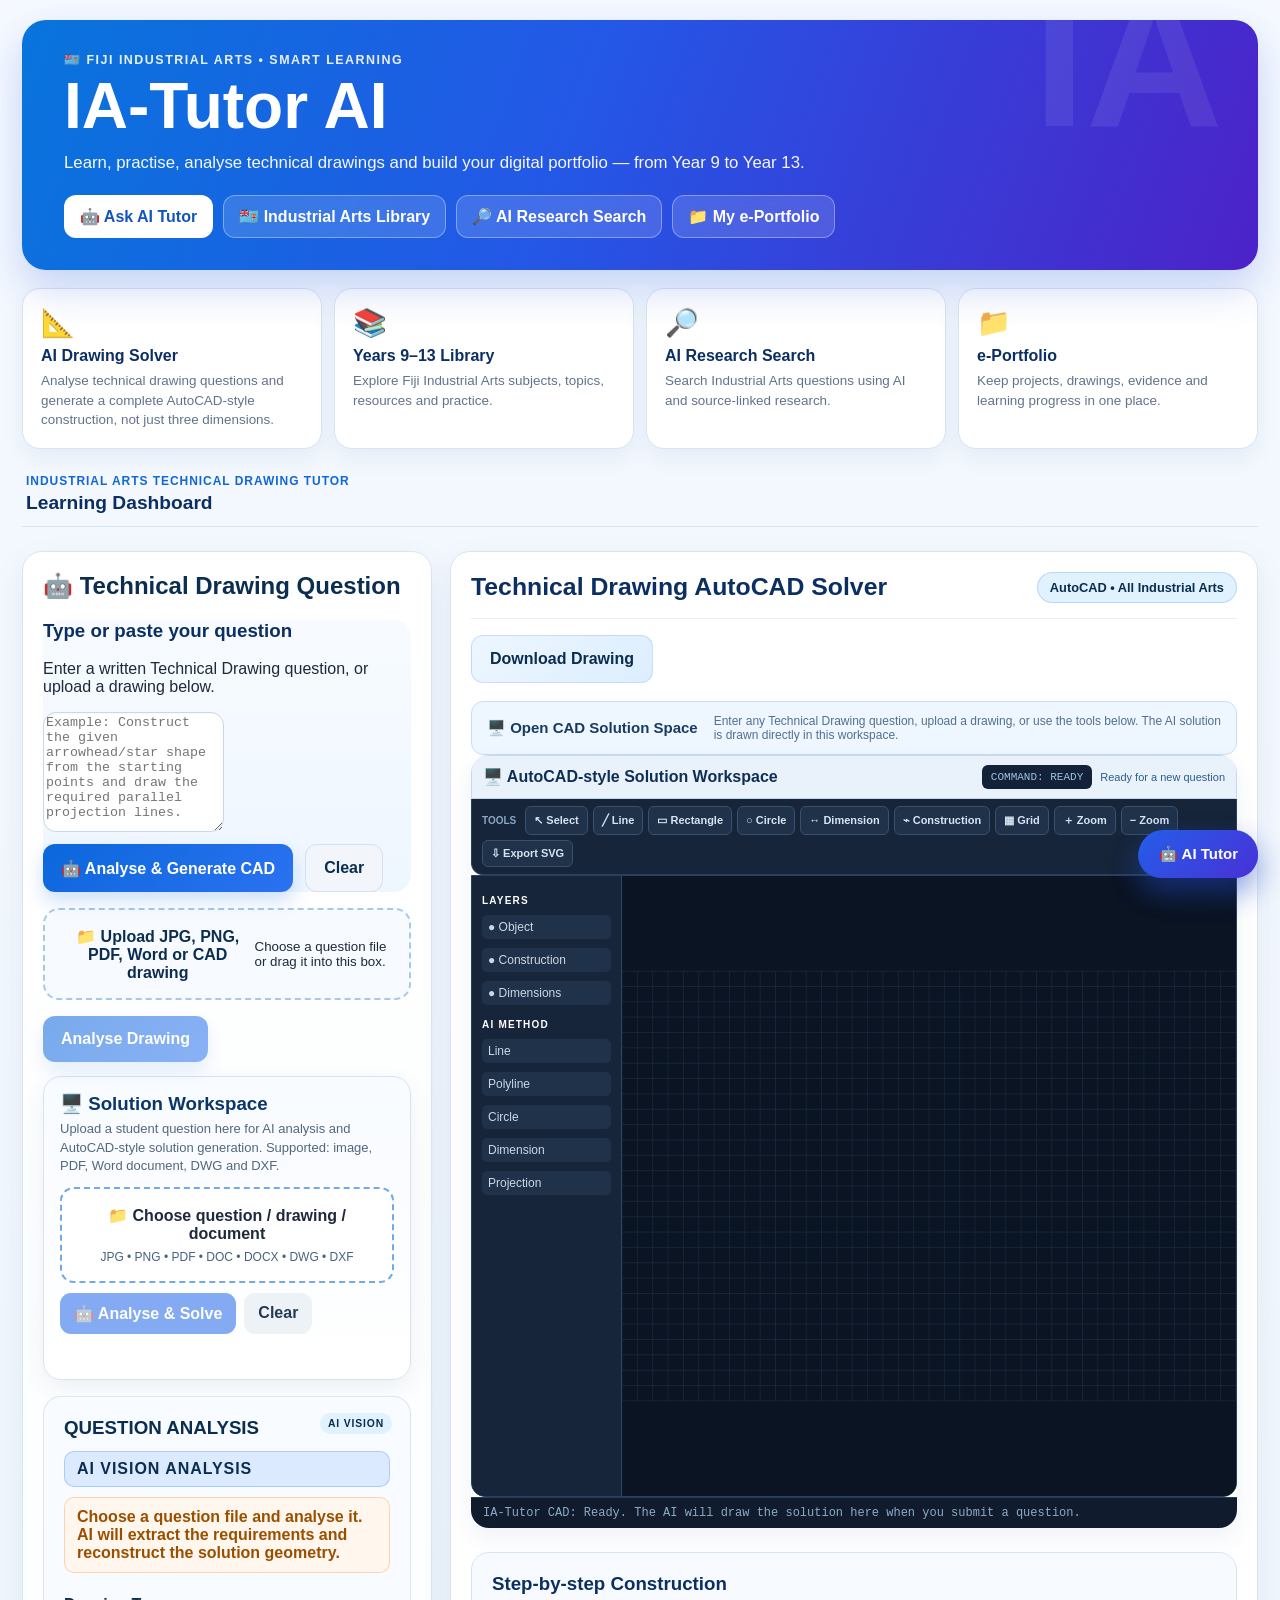
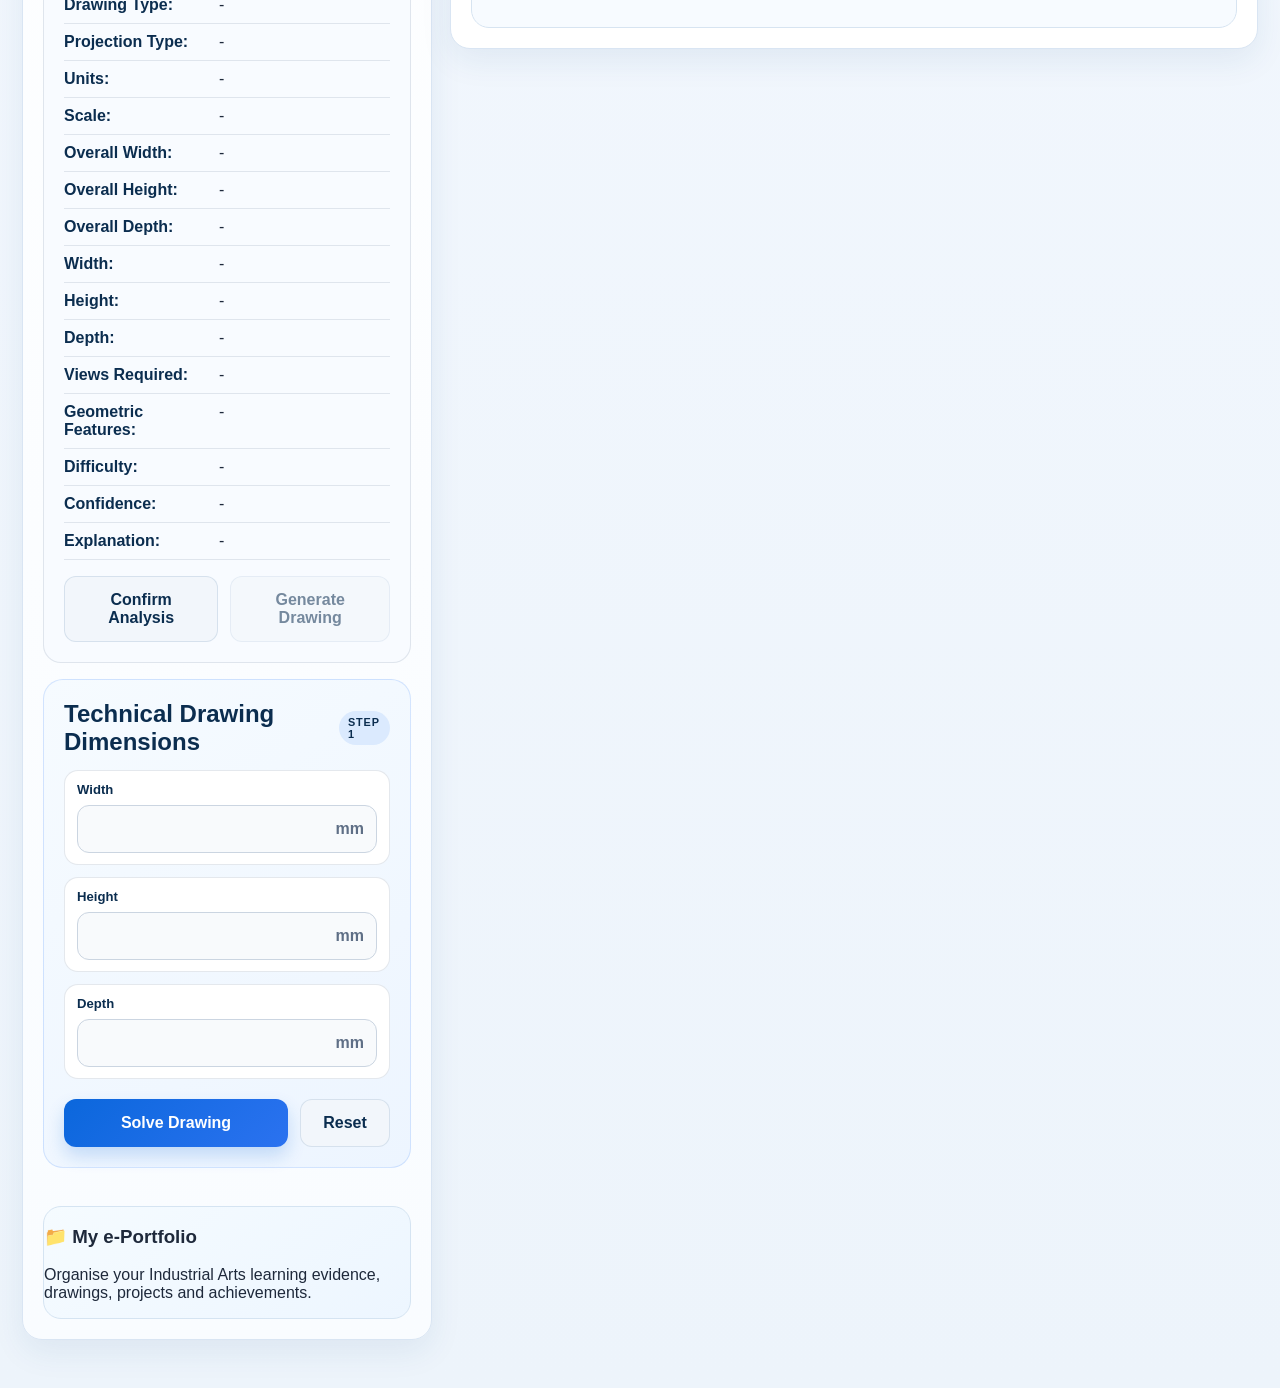
<file: index.html>
<!DOCTYPE html><html lang="en"><head><meta charset="UTF-8"><meta name="viewport" content="width=device-width,initial-scale=1.0"><title>IA-Tutor AI | Fiji Industrial Arts</title><link rel="stylesheet" href="styles.css"><link rel="stylesheet" href="cad-screen.css?v=1.1"></head><body><div class="app-shell"><section class="modern-hero"><div class="hero-content"><p class="hero-kicker">🇫🇯 Fiji Industrial Arts • Smart Learning</p><h1 class="hero-title">IA-Tutor AI</h1><p class="hero-subtitle">Learn, practise, analyse technical drawings and build your digital portfolio — from Year 9 to Year 13.</p><div class="hero-actions"><button type="button" class="hero-action primary" id="hero-ai-button">🤖 Ask AI Tutor</button><button type="button" class="hero-action" id="open-industrial-arts">🇫🇯 Industrial Arts Library</button><button type="button" class="hero-action" id="open-research">🔎 AI Research Search</button><button type="button" class="hero-action" id="open-eportfolio">📁 My e-Portfolio</button></div></div></section><section class="feature-grid"><article class="feature-card"><div class="icon">📐</div><h3>AI Drawing Solver</h3><p>Analyse technical drawing questions and generate a complete AutoCAD-style construction, not just three dimensions.</p></article><article class="feature-card" id="library-card" style="cursor:pointer"><div class="icon">📚</div><h3>Years 9–13 Library</h3><p>Explore Fiji Industrial Arts subjects, topics, resources and practice.</p></article><article class="feature-card" id="research-card" style="cursor:pointer"><div class="icon">🔎</div><h3>AI Research Search</h3><p>Search Industrial Arts questions using AI and source-linked research.</p></article><article class="feature-card"><div class="icon">📁</div><h3>e-Portfolio</h3><p>Keep projects, drawings, evidence and learning progress in one place.</p></article></section><header class="topbar"><div><p class="eyebrow">Industrial Arts Technical Drawing Tutor</p><h2>Learning Dashboard</h2></div></header><main class="layout"><section class="panel input-panel"><div class="panel-header"><h2>🤖 Technical Drawing Question</h2></div><div class="question-entry"><h3>Type or paste your question</h3><p>Enter a written Technical Drawing question, or upload a drawing below.</p><textarea id="question-text" class="question-text" placeholder="Example: Construct the given arrowhead/star shape from the starting points and draw the required parallel projection lines."></textarea><div class="button-row"><button type="button" id="solve-text-question" class="primary-button">🤖 Analyse & Generate CAD</button><button type="button" id="clear-question-text" class="secondary-button">Clear</button></div><div id="question-text-status" class="question-status"></div></div><div class="upload-card"><label class="upload-dropzone" for="question-image-input"><input id="question-image-input" type="file" accept="image/png,image/jpeg,image/jpg,.pdf,.doc,.docx,.dwg,.dxf"><span class="upload-label">📁 Upload JPG, PNG, PDF, Word or CAD drawing</span><small id="upload-help">Choose a question file or drag it into this box.</small></label><div id="image-preview-wrapper" class="image-preview-wrapper hidden"><img id="image-preview" alt="Uploaded question preview"></div><div class="button-row upload-actions"><button type="button" id="analyse-button" class="primary-button" disabled>🤖 Analyse Selected Question</button></div></div><div class="analysis-panel"><h3>QUESTION ANALYSIS</h3><div id="analysis-mode-banner" class="analysis-mode-banner">AI VISION ANALYSIS</div><div id="demo-analysis-banner" class="demo-analysis-banner">Choose a question file and analyse it. AI will extract the requirements and reconstruct the solution geometry.</div><dl id="analysis-results" class="analysis-results"><div class="analysis-row"><dt>Drawing Type:</dt><dd id="analysis-drawing-type">-</dd></div><div class="analysis-row"><dt>Projection Type:</dt><dd id="analysis-projection-type">-</dd></div><div class="analysis-row"><dt>Units:</dt><dd id="analysis-units">-</dd></div><div class="analysis-row"><dt>Scale:</dt><dd id="analysis-scale">-</dd></div><div class="analysis-row"><dt>Overall Width:</dt><dd id="analysis-overall-width">-</dd></div><div class="analysis-row"><dt>Overall Height:</dt><dd id="analysis-overall-height">-</dd></div><div class="analysis-row"><dt>Overall Depth:</dt><dd id="analysis-overall-depth">-</dd></div><div class="analysis-row"><dt>Width:</dt><dd id="analysis-width">-</dd></div><div class="analysis-row"><dt>Height:</dt><dd id="analysis-height">-</dd></div><div class="analysis-row"><dt>Depth:</dt><dd id="analysis-depth">-</dd></div><div class="analysis-row"><dt>Views Required:</dt><dd id="analysis-views">-</dd></div><div class="analysis-row"><dt>Geometric Features:</dt><dd id="analysis-features">-</dd></div><div class="analysis-row"><dt>Difficulty:</dt><dd id="analysis-difficulty">-</dd></div><div class="analysis-row"><dt>Confidence:</dt><dd id="analysis-confidence">-</dd></div><div class="analysis-row"><dt>Explanation:</dt><dd id="analysis-explanation">-</dd></div></dl><div class="button-row generate-actions"><button type="button" id="confirm-analysis-button" class="secondary-button">Confirm Analysis</button><button type="button" id="generate-drawing-button" class="secondary-button" disabled>Generate Drawing</button></div></div><div class="manual-solver"><div class="panel-header"><h2>Technical Drawing Dimensions</h2></div><form id="drawing-form" class="input-form"><div class="field-group"><label for="width">Width</label><div class="input-wrap"><input id="width" name="width" type="number" min="1" step="1" required><span>mm</span></div></div><div class="field-group"><label for="height">Height</label><div class="input-wrap"><input id="height" name="height" type="number" min="1" step="1" required><span>mm</span></div></div><div class="field-group"><label for="depth">Depth</label><div class="input-wrap"><input id="depth" name="depth" type="number" min="1" step="1" required><span>mm</span></div></div><div class="button-row"><button type="submit" class="primary-button">Solve Drawing</button><button type="button" id="reset-button" class="secondary-button">Reset</button></div></form></div><div id="status-message" class="status-message"></div><section class="portfolio-card" id="eportfolio-panel"><h3>📁 My e-Portfolio</h3><p>Organise your Industrial Arts learning evidence, drawings, projects and achievements.</p></section></section><section class="panel output-panel"><div class="panel-header output-header"><div class="output-title-group"><h2>Technical Drawing AutoCAD Solver</h2><span id="drawing-type" class="drawing-type-badge">AutoCAD • All Industrial Arts</span></div></div><div class="button-row output-actions"><button type="button" id="download-button" class="download-button">Download Drawing</button></div><div id="cad-output-anchor"></div><div class="open-cad-banner"><strong>🖥️ Open CAD Solution Space</strong><span>Enter any Technical Drawing question, upload a drawing, or use the tools below. The AI solution is drawn directly in this workspace.</span></div><div id="real-cad-workspace" class="real-cad-panel"><div class="real-cad-toolbar"><strong>🖥️ AutoCAD-style Solution Workspace</strong><span class="cad-command">COMMAND: READY</span><span class="cad-status">Ready for a new question</span></div><div class="cad-screen"><aside class="cad-side-tools"><b>LAYERS</b><span>● Object</span><span>● Construction</span><span>● Dimensions</span><b>AI METHOD</b><span>Line</span><span>Polyline</span><span>Circle</span><span>Dimension</span><span>Projection</span></aside><div class="cad-canvas-wrap"><svg id="real-cad-svg" viewBox="0 0 1000 700" preserveAspectRatio="xMidYMid meet" aria-label="Open AutoCAD-style technical drawing workspace"></svg></div></div><div class="cad-command-line">IA-Tutor CAD: Ready. The AI will draw the solution here when you submit a question.</div></div><div class="instructions-panel"><h3>Step-by-step Construction</h3><ol id="construction-steps" class="construction-steps"></ol></div></section></main></div><button type="button" class="home-ai" id="floating-ai-button">🤖 AI Tutor</button><script type="module" src="js/main.js?v=5.22"></script><script type="module" src="js/cadTools.js?v=1.2"></script><script src="js/drawingUploadFix.js?v=1.2"></script><script src="js/iaTutorAssistant.js?v=1.2"></script><script>const go=p=>window.location.href=p;document.getElementById('open-research')?.addEventListener('click',()=>go('research.html'));document.getElementById('research-card')?.addEventListener('click',()=>go('research.html'));document.getElementById('open-industrial-arts')?.addEventListener('click',()=>go('industrial-arts-library.html'));document.getElementById('library-card')?.addEventListener('click',()=>go('industrial-arts-library.html'));document.getElementById('open-eportfolio')?.addEventListener('click',()=>document.getElementById('eportfolio-panel')?.scrollIntoView({behavior:'smooth'}));document.getElementById('hero-ai-button')?.addEventListener('click',()=>document.getElementById('ia-assistant-fab')?.click());document.getElementById('floating-ai-button')?.addEventListener('click',()=>document.getElementById('ia-assistant-fab')?.click());</script></body></html>
</file>
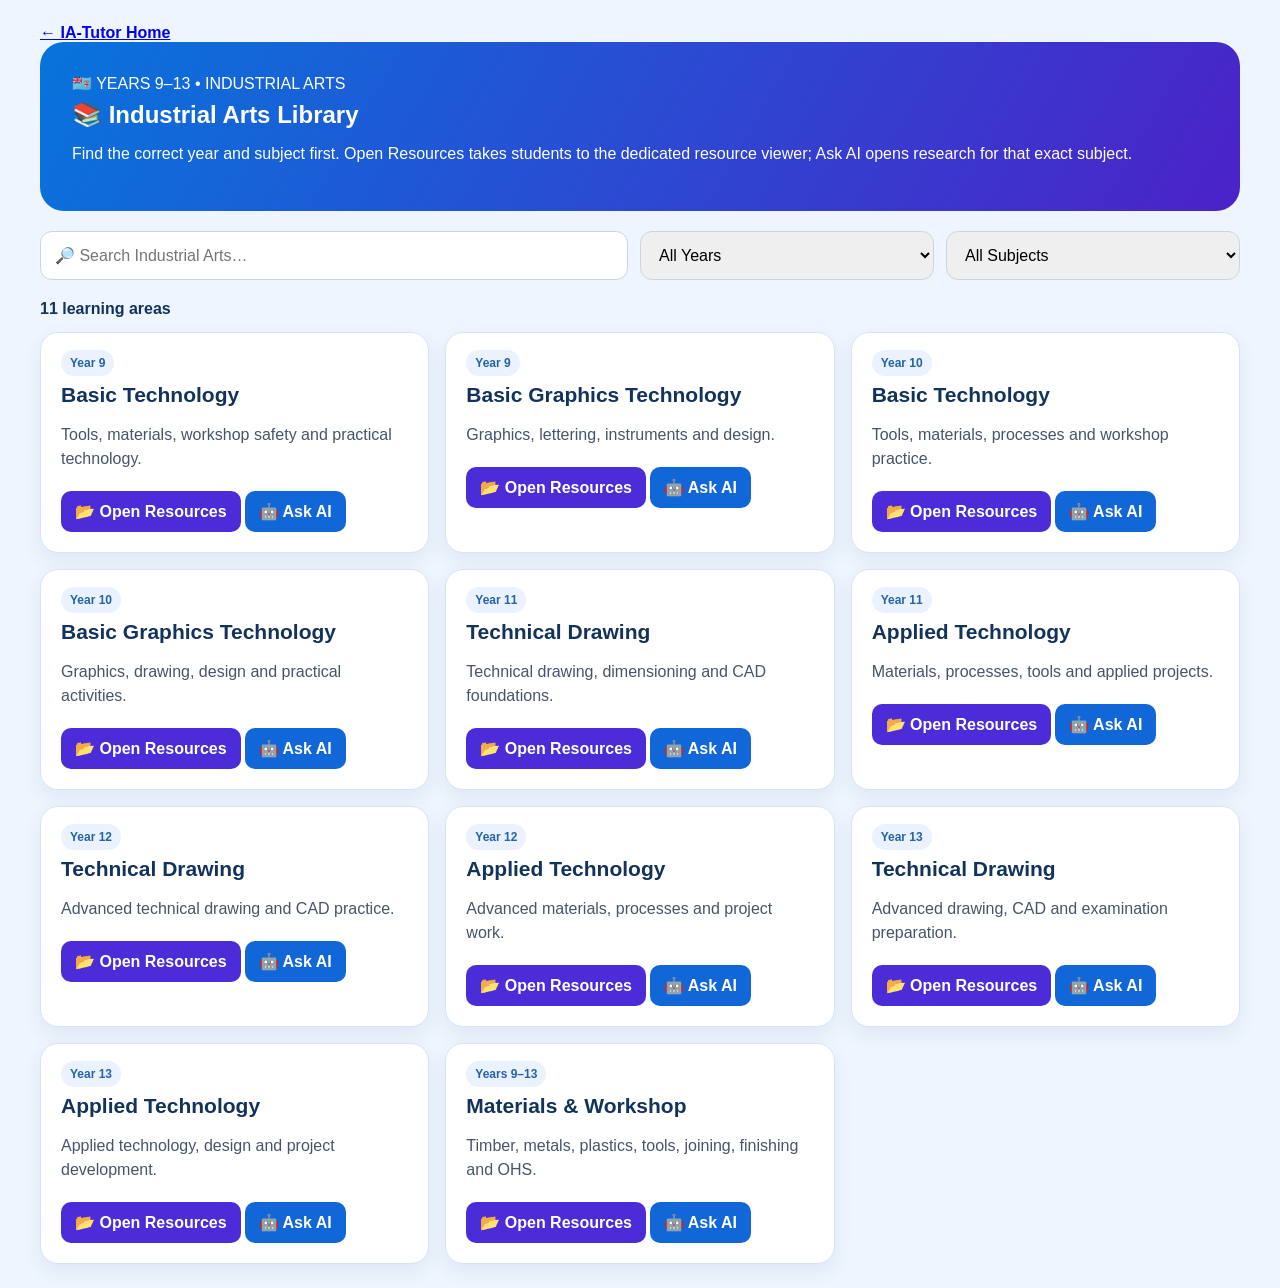
<file: industrial-arts-library.html>
<!doctype html><html lang="en"><head><meta charset="utf-8"><meta name="viewport" content="width=device-width,initial-scale=1"><title>IA-Tutor | Industrial Arts Library</title><style>body{margin:0;font-family:Arial,sans-serif;background:#eef5ff;color:#12335b}.wrap{max-width:1200px;margin:auto;padding:24px}.hero{padding:32px;border-radius:24px;background:linear-gradient(120deg,#0874dc,#4c22c8);color:#fff}.hero h1{margin:8px 0;color:#fff}.tools{display:grid;grid-template-columns:2fr 1fr 1fr;gap:12px;margin:20px 0}.tools input,.tools select{padding:14px;border:1px solid #cbd5e1;border-radius:12px;font-size:16px}.grid{display:grid;grid-template-columns:repeat(3,1fr);gap:16px}.card{background:#fff;border-radius:18px;padding:20px;border:1px solid #d8e4f2;box-shadow:0 8px 20px #12335b12}.tag{font-size:12px;font-weight:bold;color:#2563a6;background:#eaf2ff;border-radius:999px;padding:6px 9px}.card h2{font-size:21px;margin:12px 0 8px}.card p{line-height:1.5;color:#475569}.btn{display:inline-block;border:0;border-radius:10px;padding:11px 14px;margin:4px 4px 0 0;color:#fff;background:#4c2bd9;font-weight:800;text-decoration:none;cursor:pointer}.ai{background:#1167d8}.count{font-weight:800;margin:14px 0}.empty{background:#fff;padding:30px;border-radius:16px;text-align:center}@media(max-width:900px){.grid{grid-template-columns:1fr 1fr}.tools{grid-template-columns:1fr 1fr}}@media(max-width:600px){.grid,.tools{grid-template-columns:1fr}}</style></head><body><main class="wrap"><a href="/" style="font-weight:bold">← IA-Tutor Home</a><section class="hero"><div>🇫🇯 YEARS 9–13 • INDUSTRIAL ARTS</div><h1>📚 Industrial Arts Library</h1><p>Find the correct year and subject first. Open Resources takes students to the dedicated resource viewer; Ask AI opens research for that exact subject.</p></section><section class="tools"><input id="q" placeholder="🔎 Search Industrial Arts…"><select id="y"><option value="all">All Years</option><option>Year 9</option><option>Year 10</option><option>Year 11</option><option>Year 12</option><option>Year 13</option></select><select id="s"><option value="all">All Subjects</option><option>Basic Technology</option><option>Basic Graphics Technology</option><option>Technical Drawing</option><option>Applied Technology</option><option>Materials & Workshop</option></select></section><div id="count" class="count"></div><section id="grid" class="grid"></section></main><script>const A=[['Year 9','Basic Technology','Tools, materials, workshop safety and practical technology.'],['Year 9','Basic Graphics Technology','Graphics, lettering, instruments and design.'],['Year 10','Basic Technology','Tools, materials, processes and workshop practice.'],['Year 10','Basic Graphics Technology','Graphics, drawing, design and practical activities.'],['Year 11','Technical Drawing','Technical drawing, dimensioning and CAD foundations.'],['Year 11','Applied Technology','Materials, processes, tools and applied projects.'],['Year 12','Technical Drawing','Advanced technical drawing and CAD practice.'],['Year 12','Applied Technology','Advanced materials, processes and project work.'],['Year 13','Technical Drawing','Advanced drawing, CAD and examination preparation.'],['Year 13','Applied Technology','Applied technology, design and project development.'],['Years 9–13','Materials & Workshop','Timber, metals, plastics, tools, joining, finishing and OHS.']];const e=id=>document.getElementById(id),u=x=>encodeURIComponent(x);function draw(){let q=e('q').value.toLowerCase(),y=e('y').value,s=e('s').value;let r=A.filter(a=>(y==='all'||a[0]===y)&&(s==='all'||a[1]===s)&&(!q||a.join(' ').toLowerCase().includes(q)));e('count').textContent=r.length+' learning areas';e('grid').innerHTML=r.length?r.map(a=>`<article class="card"><span class="tag">${a[0]}</span><h2>${a[1]}</h2><p>${a[2]}</p><a class="btn" href="resource.html?year=${u(a[0])}&subject=${u(a[1])}">📂 Open Resources</a><a class="btn ai" href="research.html?year=${u(a[0])}&subject=${u(a[1])}">🤖 Ask AI</a></article>`).join(''):'<div class="empty">No matching Industrial Arts area. Try another search.</div>'}e('q').oninput=draw;e('y').onchange=draw;e('s').onchange=draw;draw();</script></body></html>
</file>
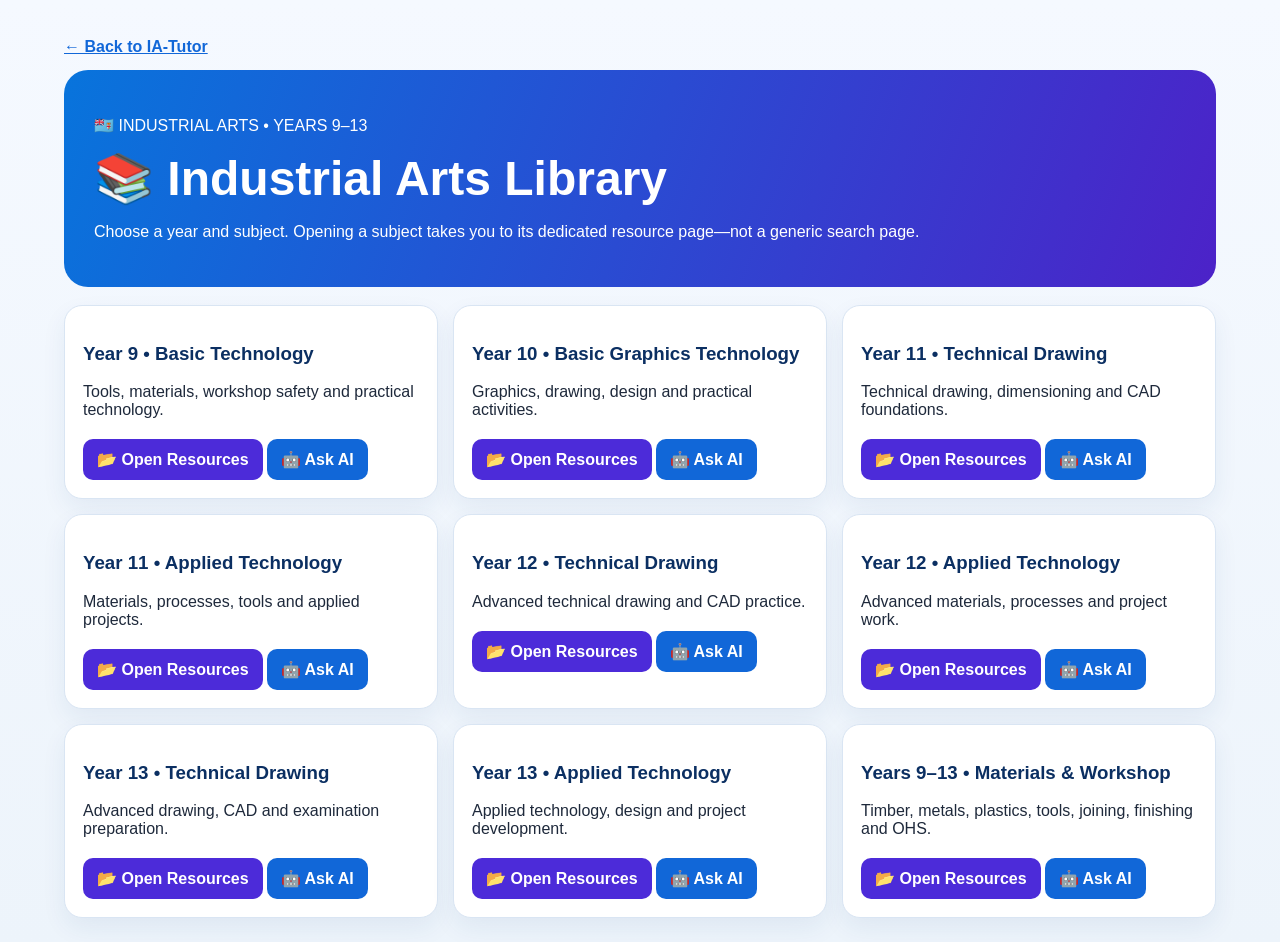
<file: library.html>
<!DOCTYPE html><html lang="en"><head><meta charset="UTF-8"><meta name="viewport" content="width=device-width,initial-scale=1"><title>IA-Tutor | Years 9–13 Library</title><link rel="stylesheet" href="styles.css"><style>.lib{max-width:1200px;margin:auto;padding:24px}.hero{padding:30px;border-radius:24px;background:linear-gradient(110deg,#0874dc,#4c22c8);color:#fff}.hero h1{color:#fff}.grid{display:grid;grid-template-columns:repeat(3,1fr);gap:15px;margin-top:18px}.card{background:#fff;border:1px solid #d9e5f3;border-radius:18px;padding:18px;box-shadow:0 10px 25px #1f487d12}.card h3{color:#0b2f62}.card button{border:0;border-radius:10px;padding:11px 14px;background:#1167d8;color:#fff;font-weight:800;cursor:pointer;margin:4px 4px 0 0}.card .open{background:#4c2bd9}.back{display:inline-block;margin:14px 0;color:#1167d8;font-weight:700}@media(max-width:800px){.grid{grid-template-columns:1fr 1fr}}@media(max-width:520px){.grid{grid-template-columns:1fr}}</style></head><body><main class="lib"><a class="back" href="/">← Back to IA-Tutor</a><section class="hero"><p>🇫🇯 INDUSTRIAL ARTS • YEARS 9–13</p><h1>📚 Industrial Arts Library</h1><p>Choose a year and subject. Opening a subject takes you to its dedicated resource page—not a generic search page.</p></section><div class="grid" id="library"></div></main><script>const areas=[['Year 9','Basic Technology','Tools, materials, workshop safety and practical technology.'],['Year 10','Basic Graphics Technology','Graphics, drawing, design and practical activities.'],['Year 11','Technical Drawing','Technical drawing, dimensioning and CAD foundations.'],['Year 11','Applied Technology','Materials, processes, tools and applied projects.'],['Year 12','Technical Drawing','Advanced technical drawing and CAD practice.'],['Year 12','Applied Technology','Advanced materials, processes and project work.'],['Year 13','Technical Drawing','Advanced drawing, CAD and examination preparation.'],['Year 13','Applied Technology','Applied technology, design and project development.'],['Years 9–13','Materials & Workshop','Timber, metals, plastics, tools, joining, finishing and OHS.']];const slug=s=>encodeURIComponent(s);document.getElementById('library').innerHTML=areas.map(a=>`<article class="card"><h3>${a[0]} • ${a[1]}</h3><p>${a[2]}</p><button class="open" onclick="location.href='resource.html?year=${slug(a[0])}&subject=${slug(a[1])}'">📂 Open Resources</button><button onclick="location.href='research.html?year=${slug(a[0])}&subject=${slug(a[1])}'">🤖 Ask AI</button></article>`).join('');</script></body></html>
</file>
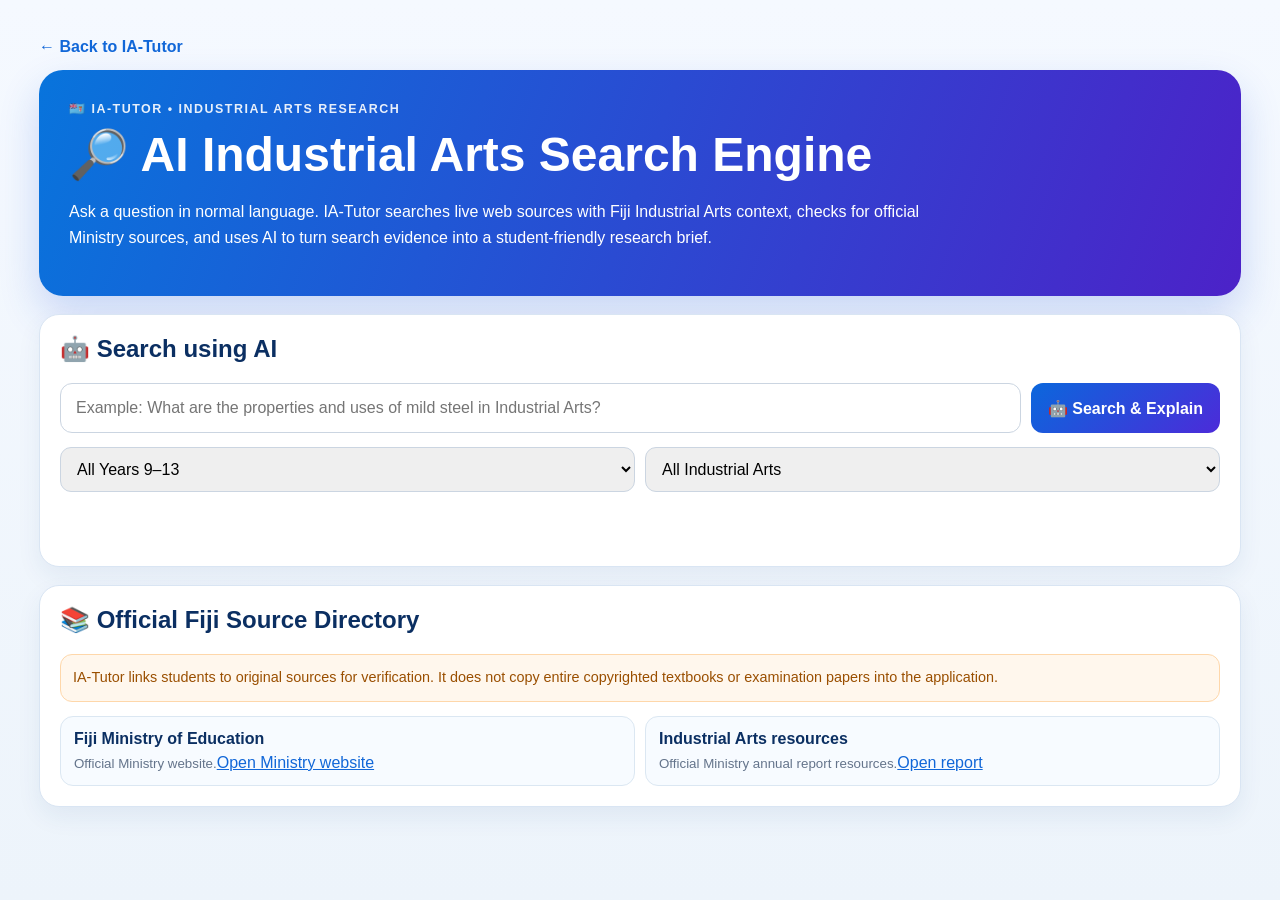
<file: research.html>
<!DOCTYPE html>
<html lang="en"><head><meta charset="UTF-8"><meta name="viewport" content="width=device-width,initial-scale=1"><title>IA-Tutor AI | Industrial Arts Search</title><link rel="stylesheet" href="styles.css"><style>
.research-page{max-width:1250px;margin:auto;padding:24px}.research-hero{padding:30px;border-radius:24px;background:linear-gradient(110deg,#0874dc,#4c22c8);color:#fff;box-shadow:0 18px 40px rgba(29,78,216,.2)}.research-hero h1{color:#fff;margin:0 0 10px}.research-hero p{max-width:900px;line-height:1.6}.research-card{background:#fff;border:1px solid #d9e5f3;border-radius:20px;padding:20px;box-shadow:0 10px 25px rgba(31,72,125,.07);margin-top:18px}.research-card h2{color:#0b2f62;margin-top:0}.search-row{display:flex;gap:10px;margin:10px 0 14px}.search-row input{flex:1;padding:15px;border:1px solid #cbd5e1;border-radius:12px;font:inherit}.search-row button,.research-btn{border:0;border-radius:12px;padding:13px 17px;background:linear-gradient(135deg,#0b67dc,#4c2bd9);color:#fff;font-weight:800;cursor:pointer}.filters{display:grid;grid-template-columns:1fr 1fr;gap:10px}.filters select{padding:12px;border:1px solid #cbd5e1;border-radius:11px;font:inherit}.status{color:#475569;min-height:22px}.answer{margin-top:16px;padding:18px;border-radius:16px;background:#f7fbff;border:1px solid #dbe7f2;line-height:1.65;white-space:pre-wrap}.source-list{display:grid;grid-template-columns:repeat(2,1fr);gap:10px;margin-top:14px}.source{padding:13px;border:1px solid #dbe7f2;border-radius:13px;background:#f7fbff}.source strong{display:block;color:#0b2f62}.source small{color:#64748b}.source a{display:inline-block;margin-top:6px;color:#1167d8}.result{padding:14px;border:1px solid #d9e5f3;border-radius:14px;background:#fff;margin-top:10px}.result a{color:#1167d8;font-weight:700}.notice{padding:12px;border-radius:12px;background:#fff7ed;border:1px solid #fed7aa;color:#9a4f00;font-size:.9rem;line-height:1.5}.back{display:inline-block;margin:14px 0;color:#1167d8;text-decoration:none;font-weight:700}.busy{opacity:.7;pointer-events:none}@media(max-width:700px){.search-row,.filters{grid-template-columns:1fr;display:grid}.source-list{grid-template-columns:1fr}.research-page{padding:12px}}
</style></head>
<body><main class="research-page"><a class="back" href="/">← Back to IA-Tutor</a><section class="research-hero"><p class="hero-kicker">🇫🇯 IA-Tutor • Industrial Arts Research</p><h1>🔎 AI Industrial Arts Search Engine</h1><p>Ask a question in normal language. IA-Tutor searches live web sources with Fiji Industrial Arts context, checks for official Ministry sources, and uses AI to turn search evidence into a student-friendly research brief.</p></section>
<section class="research-card"><h2>🤖 Search using AI</h2><div class="search-row"><input id="search-query" autocomplete="off" placeholder="Example: What are the properties and uses of mild steel in Industrial Arts?"><button id="ai-search" type="button">🤖 Search & Explain</button></div><div class="filters"><select id="year"><option>All Years 9–13</option><option>Year 9</option><option>Year 10</option><option>Year 11</option><option>Year 12</option><option>Year 13</option></select><select id="subject"><option>All Industrial Arts</option><option>Basic Technology</option><option>Basic Graphics Technology</option><option>Technical Drawing</option><option>Applied Technology</option><option>Materials & Workshop Practice</option><option>CAD / AutoCAD</option><option>Safety & OHS</option></select></div><p id="search-status" class="status"></p><div id="answer"></div><div id="sources"></div></section>
<section class="research-card"><h2>📚 Official Fiji Source Directory</h2><div class="notice">IA-Tutor links students to original sources for verification. It does not copy entire copyrighted textbooks or examination papers into the application.</div><div class="source-list"><div class="source"><strong>Fiji Ministry of Education</strong><small>Official Ministry website.</small><a href="https://www.education.gov.fj/" target="_blank" rel="noopener">Open Ministry website</a></div><div class="source"><strong>Industrial Arts resources</strong><small>Official Ministry annual report resources.</small><a href="https://www.education.gov.fj/wp-content/uploads/2024/06/Ministry-of-Education-Heritage-and-Arts-Annual-Report-2019%E2%80%932020.pdf" target="_blank" rel="noopener">Open report</a></div></div></section></main>
<script>
const esc=s=>String(s??'').replace(/[&<>\"']/g,m=>({'&':'&amp;','<':'&lt;','>':'&gt;','\"':'&quot;',"'":'&#39;'}[m]));
function renderSources(items){const box=document.getElementById('sources');if(!items?.length){box.innerHTML='<div class="result"><strong>No source results were returned.</strong> Try a more specific question.</div>';return}box.innerHTML='<h3 style="color:#0b2f62;margin-top:20px">🔗 Sources found</h3>'+items.map((s,i)=>`<article class="result"><strong>[${i+1}] ${esc(s.title)}</strong><p>${esc(s.snippet||'')}</p><a href="${esc(s.url)}" target="_blank" rel="noopener">Open source →</a></article>`).join('')}
async function aiSearch(){const query=document.getElementById('search-query').value.trim();const year=document.getElementById('year').value;const subject=document.getElementById('subject').value;const status=document.getElementById('search-status');const button=document.getElementById('ai-search');if(!query){status.textContent='Please enter a question.';return}status.textContent='🔎 Searching live sources and preparing your AI research brief…';button.classList.add('busy');document.getElementById('answer').innerHTML='';document.getElementById('sources').innerHTML='';try{const response=await fetch('/api/research',{method:'POST',headers:{'Content-Type':'application/json'},body:JSON.stringify({question:query,year,subject})});const data=await response.json();if(!response.ok)throw new Error(data.detail||'Research service unavailable');document.getElementById('answer').innerHTML=`<div class="answer"><strong>🤖 IA-Tutor AI Research</strong>\n\n${esc(data.answer)}</div>`;renderSources(data.sources);status.textContent=data.mode==='ai_web_research'?'✅ AI research completed using live search evidence.':data.mode==='web_search_only'?'✅ Live search completed. Add the OpenAI API key in Render to enable AI-written research.':'⚠️ Search fallback returned.'}catch(error){status.textContent='❌ '+error.message;document.getElementById('answer').innerHTML='<div class="result">The research service could not be reached. Please try again after the site finishes deploying.</div>'}finally{button.classList.remove('busy')}}
document.getElementById('ai-search').onclick=aiSearch;document.getElementById('search-query').addEventListener('keydown',e=>{if(e.key==='Enter')aiSearch()});
</script></body></html>
</file>
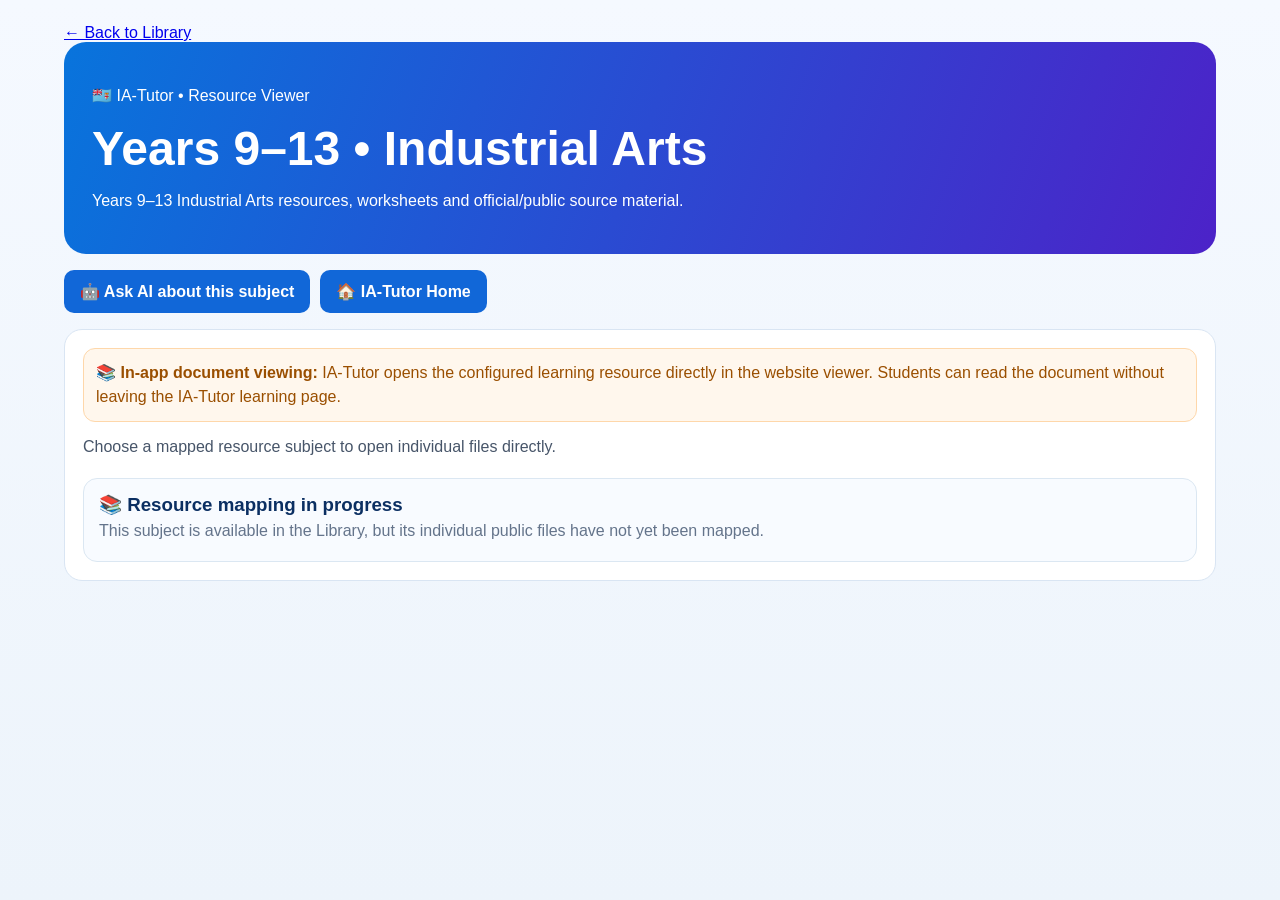
<file: resource.html>
<!DOCTYPE html>
<html lang="en">
<head><meta charset="UTF-8"><meta name="viewport" content="width=device-width,initial-scale=1"><title>IA-Tutor | Resource Viewer</title><link rel="stylesheet" href="styles.css"><style>.page{max-width:1200px;margin:auto;padding:24px}.hero{padding:28px;border-radius:22px;background:linear-gradient(110deg,#0874dc,#4c22c8);color:#fff}.hero h1{color:#fff}.toolbar{display:flex;gap:10px;flex-wrap:wrap;margin:16px 0}.btn{border:0;border-radius:10px;padding:12px 16px;background:#1167d8;color:#fff;font-weight:800;cursor:pointer;text-decoration:none;display:inline-block}.card{background:#fff;border:1px solid #d9e5f3;border-radius:18px;padding:18px;margin-top:14px}.resource{display:flex;align-items:center;justify-content:space-between;gap:16px;padding:15px;border:1px solid #dbe7f2;border-radius:14px;background:#f8fbff;margin-top:10px}.resource h3{margin:0;color:#0b2f62}.resource p{margin:6px 0;color:#64748b}.open{background:#4c2bd9}.viewer{display:none;margin-top:18px}.viewer iframe{width:100%;height:78vh;border:1px solid #cbd5e1;border-radius:14px;background:#fff}.notice{padding:12px;border-radius:12px;background:#fff7ed;border:1px solid #fed7aa;color:#9a4f00;line-height:1.5}.status{color:#475569;min-height:24px}.error{background:#fff1f2;border:1px solid #fecdd3;color:#9f1239;padding:10px;border-radius:10px}.success{background:#f0fdf4;border:1px solid #bbf7d0;color:#166534;padding:10px;border-radius:10px}@media(max-width:700px){.resource{align-items:flex-start;flex-direction:column}.page{padding:12px}.viewer iframe{height:65vh}}</style></head>
<body><main class="page"><a href="/library.html">← Back to Library</a><section class="hero"><p>🇫🇯 IA-Tutor • Resource Viewer</p><h1 id="title">Industrial Arts Resource</h1><p id="subtitle">Open the exact worksheet inside IA-Tutor.</p></section><div class="toolbar"><a class="btn" id="ask-ai" href="research.html">🤖 Ask AI about this subject</a><a class="btn" href="/">🏠 IA-Tutor Home</a></div><section class="card"><div class="notice"><strong>📚 In-app document viewing:</strong> IA-Tutor opens the configured learning resource directly in the website viewer. Students can read the document without leaving the IA-Tutor learning page.</div><p id="status" class="status"></p><div id="resources"></div></section><section class="card viewer" id="viewer"><h2 id="viewer-title">Document Viewer</h2><p id="viewer-status" class="status"></p><iframe id="pdf" title="Industrial Arts document"></iframe><div class="toolbar"><a id="download" class="btn" href="#">⬇ Download PDF</a><a id="open-original" class="btn" href="#" target="_blank" rel="noopener">↗ Open source</a></div></section></main>
<script>
const params=new URLSearchParams(location.search),year=params.get('year')||'Years 9–13',subject=params.get('subject')||'Industrial Arts';
const title=document.getElementById('title'),subtitle=document.getElementById('subtitle'),status=document.getElementById('status'),viewer=document.getElementById('viewer'),pdf=document.getElementById('pdf'),viewerTitle=document.getElementById('viewer-title'),viewerStatus=document.getElementById('viewer-status'),original=document.getElementById('open-original'),download=document.getElementById('download');
title.textContent=`${year} • ${subject}`;subtitle.textContent=`${year} ${subject} resources, worksheets and official/public source material.`;document.getElementById('ask-ai').href=`research.html?year=${encodeURIComponent(year)}&subject=${encodeURIComponent(subject)}`;
const data={'Year 9|Basic Technology':[['https://raw.githubusercontent.com/drishivendra-eng/IA_TUTOR_AI/main/docs/moe/year9/YEAR%209%20Basic%20Technology%20Txt%20Bk%20Amended%20(1)%20-%20eidted.pdf','Year 9 Basic Technology — Textbook'],['https://raw.githubusercontent.com/drishivendra-eng/IA_TUTOR_AI/main/docs/moe/year9/BT%20Yr%209%20Workbook.pdf','Year 9 Basic Technology — Workbook']], 'Year 13|Technical Drawing':[['21 Year 13 TD Worksheet 1.pdf','Year 13 Technical Drawing — Worksheet 1'],['Year 13TD Worksheet 2 amended.pdf','Year 13 Technical Drawing — Worksheet 2'],['Year 13TD Worksheet 4.pdf','Year 13 Technical Drawing — Worksheet 4'],['Year 13TD Worksheet 5.pdf','Year 13 Technical Drawing — Worksheet 5'],['Year 13TD Worksheet 6.pdf','Year 13 Technical Drawing — Worksheet 6'],['Year 13TD Worksheet 7.pdf','Year 13 Technical Drawing — Worksheet 7'],['Year 13TD Worksheet 8.pdf','Year 13 Technical Drawing — Worksheet 8'],['Year 13TD Worksheet 10.pdf','Year 13 Technical Drawing — Worksheet 10']], 'Year 13|Applied Technology':[['21 Y13 Applied Technology Worksheet 1.pdf','Year 13 Applied Technology — Worksheet 1'],['Y13 Applied Technology Worksheet # 2.pdf','Year 13 Applied Technology — Worksheet 2'],['Y13 Applied Technology Worksheet # 4.pdf','Year 13 Applied Technology — Worksheet 4'],['Y13 Applied Technology Worksheet # 5.pdf','Year 13 Applied Technology — Worksheet 5'],['Y13 Applied Technology Worksheet 6.pdf','Year 13 Applied Technology — Worksheet 6'],['Y13 Applied Technology Worksheet 7.pdf','Year 13 Applied Technology — Worksheet 7'],['Y13 Applied Technology Worksheet 8.pdf','Year 13 Applied Technology — Worksheet 8'],['Y13 Applied Technology Worksheet 10.pdf','Year 13 Applied Technology — Worksheet 10']], 'Year 11|Technical Drawing':[['21 Y11 TD Worksheet 1.pdf','Year 11 Technical Drawing — Worksheet 1'],['Year 11TD Worksheet 2 amended.pdf','Year 11 Technical Drawing — Worksheet 2'],['Year 11TD Worksheet 3 final.pdf','Year 11 Technical Drawing — Worksheet 3'],['Year 11TD Worksheet 4.pdf','Year 11 Technical Drawing — Worksheet 4'],['Year 11TD Worksheet 5.pdf','Year 11 Technical Drawing — Worksheet 5'],['Year 11TD Worksheet 6.pdf','Year 11 Technical Drawing — Worksheet 6'],['Year 11TD Worksheet 7.pdf','Year 11 Technical Drawing — Worksheet 7'],['Year 11TD Worksheet 8.pdf','Year 11 Technical Drawing — Worksheet 8'],['Year 11TD Worksheet 10.pdf','Year 11 Technical Drawing — Worksheet 10']], 'Year 12|Technical Drawing':[['21 Y12 TD Workshhet 1.pdf','Year 12 Technical Drawing — Worksheet 1'],['Year 12TD Worksheet 2 amended.pdf','Year 12 Technical Drawing — Worksheet 2'],['Year 12TD Worksheet 4.pdf','Year 12 Technical Drawing — Worksheet 4'],['Year 12TD Worksheet 5.pdf','Year 12 Technical Drawing — Worksheet 5'],['Year 12TD Worksheet 6.pdf','Year 12 Technical Drawing — Worksheet 6'],['Year 12TD Worksheet 7.pdf','Year 12 Technical Drawing — Worksheet 7'],['Year 12TD Worksheet 8.pdf','Year 12 Technical Drawing — Worksheet 8'],['Year 12TD Worksheet 10.pdf','Year 12 Technical Drawing — Worksheet 10']], 'Year 11|Applied Technology':[['Y11 Applied Technology Worksheet # 2.pdf','Year 11 Applied Technology — Worksheet 2'],['Y11 Applied Technology Worksheet # 4.pdf','Year 11 Applied Technology — Worksheet 4'],['Y11 Applied Technology Worksheet 6.pdf','Year 11 Applied Technology — Worksheet 6'],['Y11 Applied Technology Worksheet 7.pdf','Year 11 Applied Technology — Worksheet 7'],['Y11 Applied Technology Worksheet 8.pdf','Year 11 Applied Technology — Worksheet 8'],['Y11 Applied Technology Worksheet 10.pdf','Year 11 Applied Technology — Worksheet 10']], 'Year 12|Applied Technology':[['Y12 Applied Technology Worksheet # 2.pdf','Year 12 Applied Technology — Worksheet 2'],['Y12 Applied Technology Worksheet # 4.pdf','Year 12 Applied Technology — Worksheet 4'],['Y12 Applied Technology Worksheet # 5.pdf','Year 12 Applied Technology — Worksheet 5'],['Y12 Applied Technology Worksheet 6.pdf','Year 12 Applied Technology — Worksheet 6'],['Y12 Applied Technology Worksheet 7.pdf','Year 12 Applied Technology — Worksheet 7'],['Y12 Applied Technology Worksheet 8.pdf','Year 12 Applied Technology — Worksheet 8'],['Y12 Applied Technology Worksheet 10.pdf','Year 12 Applied Technology — Worksheet 10']], 'Year 10|Basic Technology':[['21 Y 10 BT _ BGT Worksheet 1.pdf','Year 10 Basic Technology & Basic Graphics Technology — Worksheet 1'],['Year 10 BT _ BGT Worksheet 2 amended.pdf','Year 10 Basic Technology & Basic Graphics Technology — Worksheet 2'],['Year 10 BT _ BGT Worksheet 3.pdf','Year 10 Basic Technology & Basic Graphics Technology — Worksheet 3'],['Year 10 BT _ BGT Worksheet 4.pdf','Year 10 Basic Technology & Basic Graphics Technology — Worksheet 4'],['Year 10 BT & BGT Worksheet 5.pdf','Year 10 Basic Technology & Basic Graphics Technology — Worksheet 5'],['Year 10 BT _ BGT Worksheet 6.pdf','Year 10 Basic Technology & Basic Graphics Technology — Worksheet 6'],['Year 10 BT _ BGT Worksheet 7.pdf','Year 10 Basic Technology & Basic Graphics Technology — Worksheet 7'],['Year 10 BT _ BGT Worksheet 8.pdf','Year 10 Basic Technology & Basic Graphics Technology — Worksheet 8'],['Year 10 BT & BGT Worksheet 10.pdf','Year 10 Basic Technology & Basic Graphics Technology — Worksheet 10']]};
const items=data[`${year}|${subject}`]||[],box=document.getElementById('resources');
if(!items.length){box.innerHTML='<div class="resource"><div><h3>📚 Resource mapping in progress</h3><p>This subject is available in the Library, but its individual public files have not yet been mapped.</p></div></div>';status.textContent='Choose a mapped resource subject to open individual files directly.';}else{status.textContent=`${items.length} resources available. Click a resource to open the exact file inside IA-Tutor.`;box.innerHTML=items.map((r,i)=>`<article class="resource"><div><h3>📄 ${r[1]}</h3><p>Learning resource</p></div><button class="btn open" type="button" onclick="openResource(${i})">Open in IA-Tutor →</button></article>`).join('');}
function openResource(index){const item=items[index],target=item[0];viewer.style.display='block';viewerTitle.textContent=item[1];viewerStatus.textContent='📖 Loading document inside IA-Tutor…';viewerStatus.className='status';pdf.src=target;original.href=target;download.href=target;download.setAttribute('download','');pdf.onload=()=>{viewerStatus.textContent='✅ Document loaded inside IA-Tutor.';viewerStatus.className='status success';};pdf.onerror=()=>{viewerStatus.textContent='❌ The document could not be loaded. Check that the PDF is present on the deployed site.';viewerStatus.className='status error';};viewer.scrollIntoView({behavior:'smooth'});}
</script></body></html>
</file>
<file: styles.css>
:root {
  --bg: #f4f7fb;
  --panel: #ffffff;
  --panel-alt: #edf4ff;
  --primary: #0f4c81;
  --primary-dark: #0b2d4f;
  --accent: #4aa3ff;
  --text: #1e293b;
  --muted: #5f6f86;
  --line: #1f2937;
  --light-line: #cbd5e1;
  --error: #b91c1c;
  --success: #166534;
  --shadow: rgba(15, 76, 129, 0.12);
}
* { box-sizing: border-box; }
body { margin:0; min-height:100vh; background:linear-gradient(180deg,#eaf3ff 0%,var(--bg) 100%); color:var(--text); font-family:Arial,Helvetica,sans-serif; }
button,input { font:inherit; }
.app-shell { max-width:1400px; margin:0 auto; padding:32px 24px 48px; }
.topbar { display:flex; justify-content:space-between; align-items:center; margin-bottom:24px; }
.eyebrow { margin:0; color:var(--primary); text-transform:uppercase; letter-spacing:.08em; font-size:.75rem; font-weight:700; }
h1 { margin:8px 0 0; font-size:clamp(2rem,4vw,3rem); color:var(--primary-dark); }
.layout { display:grid; grid-template-columns:minmax(300px,390px) minmax(0,1fr); gap:24px; align-items:start; }
.panel { background:var(--panel); border:1px solid rgba(148,163,184,.25); border-radius:22px; box-shadow:0 18px 42px var(--shadow); }
.input-panel,.output-panel { padding:24px; }
.panel-header { margin-bottom:20px; }
.panel-header h2,.instructions-panel h3,.view-card h3 { margin:0; color:var(--primary-dark); }
.output-title-group { display:flex; align-items:center; justify-content:space-between; gap:12px; flex-wrap:wrap; }
.drawing-type-badge { display:inline-flex; align-items:center; padding:7px 12px; border-radius:999px; background:#e0f2fe; border:1px solid rgba(59,130,246,.25); color:var(--primary-dark); font-size:.8rem; font-weight:700; }
.input-form { display:flex; flex-direction:column; gap:18px; }
.field-group { display:flex; flex-direction:column; gap:8px; }
.field-group label { font-weight:700; color:var(--primary-dark); }
.input-wrap { display:flex; align-items:center; gap:8px; padding:0 12px; border:1px solid var(--light-line); border-radius:12px; background:var(--panel-alt); }
.input-wrap input { width:100%; border:none; background:transparent; padding:14px 0; font-size:1rem; color:var(--text); }
.input-wrap span { color:var(--muted); font-weight:700; }
.button-row { display:flex; gap:12px; margin-top:8px; }
.upload-card,.analysis-panel,.manual-solver { margin-top:16px; }
.upload-dropzone { display:flex; justify-content:center; align-items:center; min-height:108px; border:2px dashed rgba(15,76,129,.35); border-radius:16px; background:linear-gradient(180deg,#f8fbff 0%,#eef6ff 100%); padding:16px; cursor:pointer; transition:.2s ease; }
.upload-dropzone:hover { border-color:var(--accent); box-shadow:0 8px 24px rgba(15,76,129,.08); }
.upload-dropzone input { position:absolute; width:1px; height:1px; opacity:0; overflow:hidden; clip:rect(0 0 0 0); white-space:nowrap; }
.upload-label { color:var(--primary-dark); font-weight:700; text-align:center; }
.image-preview-wrapper { margin-top:16px; border-radius:16px; border:1px solid var(--light-line); background:#fff; overflow:hidden; }
.image-preview-wrapper.hidden { display:none; }
#image-preview { display:block; width:100%; max-height:260px; object-fit:contain; }
.upload-actions { margin-top:16px; }
.analysis-panel { background:#f8fbff; border:1px solid rgba(148,163,184,.25); border-radius:18px; padding:20px; }
.analysis-panel h3 { margin:0 0 12px; color:var(--primary-dark); }
.analysis-mode-banner { padding:8px 12px; border-radius:10px; background:#dbeafe; border:1px solid rgba(59,130,246,.3); color:var(--primary-dark); font-weight:800; letter-spacing:.06em; margin-bottom:10px; }
.demo-analysis-banner { padding:10px 12px; border-radius:10px; background:#fff7ed; border:1px solid rgba(251,146,60,.35); color:#9a4f00; font-weight:700; margin-bottom:14px; }
.analysis-results { margin:0; }
.analysis-row { display:grid; grid-template-columns:145px 1fr; gap:10px; padding:9px 0; border-bottom:1px solid rgba(148,163,184,.25); }
.analysis-row dt { font-weight:700; color:var(--primary-dark); }
.analysis-row dd { margin:0; color:var(--text); }
.generate-actions { margin-top:16px; }
button { border:none; border-radius:12px; padding:14px 18px; font-weight:700; cursor:pointer; transition:transform .2s ease,box-shadow .2s ease; }
button:hover { transform:translateY(-1px); }
button:disabled { opacity:.55; cursor:not-allowed; transform:none; }
.primary-button { background:linear-gradient(135deg,var(--primary),var(--accent)); color:#fff; box-shadow:0 10px 20px rgba(15,76,129,.22); }
.secondary-button { background:#eef2f7; color:var(--primary-dark); border:1px solid rgba(15,76,129,.12); }
.download-button { background:linear-gradient(135deg,#edf6ff,#dceeff); color:var(--primary-dark); border:1px solid rgba(59,130,246,.2); }
.status-message { min-height:24px; margin-top:14px; font-weight:700; }
.status-message.error { color:var(--error); }
.status-message.success { color:var(--success); }
.output-header { margin-bottom:16px; }
.output-actions { justify-content:flex-end; margin:0 0 18px; }
.views-grid { display:grid; grid-template-columns:repeat(3,minmax(200px,1fr)); gap:18px; }
.view-card { background:linear-gradient(180deg,#f9fbfe 0%,#eef5ff 100%); border:1px solid rgba(148,163,184,.3); border-radius:18px; padding:16px; box-shadow:0 8px 20px rgba(15,76,129,.06); }
.view-card h3 { margin-bottom:12px; font-size:1rem; }
.svg-container { display:flex; min-height:240px; justify-content:center; align-items:center; background:#fff; border:1px solid var(--light-line); border-radius:12px; padding:10px; }
.svg-container svg { width:100%; height:auto; display:block; }
.instructions-panel { margin-top:24px; background:#f8fbff; border:1px solid rgba(148,163,184,.25); border-radius:18px; padding:20px; }
.construction-steps { margin:12px 0 0; padding-left:22px; line-height:1.7; color:var(--text); }
.construction-steps li+li { margin-top:8px; }
.manual-solver { padding:20px; border:1px solid rgba(59,130,246,.18); border-radius:20px; background:linear-gradient(145deg,#f8fbff,#eef6ff); }
.manual-solver .panel-header { display:flex; align-items:center; justify-content:space-between; margin-bottom:14px; }
.manual-solver .panel-header:after { content:'STEP 1'; padding:5px 9px; border-radius:999px; background:#dbeafe; color:var(--primary-dark); font-size:.68rem; font-weight:800; letter-spacing:.08em; }
.manual-solver .input-form { gap:12px; }
.manual-solver .field-group { background:#fff; border:1px solid rgba(148,163,184,.25); border-radius:14px; padding:11px 12px; }
.manual-solver .field-group label { font-size:.82rem; }
.manual-solver .input-wrap { background:#f8fafc; }
.manual-solver .primary-button { flex:1; }
.manual-solver .secondary-button { min-width:90px; }
.analysis-panel { position:relative; overflow:hidden; }
.analysis-panel:before { content:'AI VISION'; position:absolute; top:16px; right:18px; padding:5px 8px; border-radius:999px; background:#e0f2fe; color:var(--primary-dark); font-size:.65rem; font-weight:900; letter-spacing:.08em; }
.analysis-panel h3 { padding-right:90px; }
.output-panel { overflow:hidden; }
.output-panel .panel-header { padding-bottom:15px; border-bottom:1px solid rgba(148,163,184,.2); }
.output-panel .output-title-group h2 { font-size:1.45rem; }
.view-card { transition:transform .2s ease,box-shadow .2s ease; }
.view-card:hover { transform:translateY(-2px); box-shadow:0 14px 28px rgba(15,76,129,.1); }
@media(max-width:980px){ .layout{grid-template-columns:1fr;} }
@media(max-width:720px){ .views-grid{grid-template-columns:1fr;} .button-row{flex-direction:column;} button{width:100%;} .analysis-row{grid-template-columns:1fr;gap:3px;} .analysis-row dt{font-size:.8rem;} }

/* Modern IA-Tutor dashboard inspired by the approved mockup */
:root{--ia-blue:#1167d8;--ia-navy:#0b2f62;--ia-border:#d9e5f3;--ia-purple:#4c2bd9}
body{background:linear-gradient(180deg,#f5f9ff 0,#edf4fb 100%)}
.app-shell{max-width:1540px;padding:20px 22px 48px}
.modern-hero{position:relative;overflow:hidden;margin:0 0 18px;padding:32px 42px;border-radius:24px;background:linear-gradient(110deg,#0874dc 0%,#2457e6 45%,#4c22c8 100%);box-shadow:0 18px 40px rgba(29,78,216,.22);color:#fff}
.modern-hero:before{content:'IA';position:absolute;right:35px;top:-55px;font-size:190px;font-weight:900;opacity:.08;line-height:1}
.hero-content{position:relative;z-index:1;max-width:920px}.hero-kicker{margin:0 0 7px;text-transform:uppercase;letter-spacing:.12em;font-size:.78rem;font-weight:800;opacity:.9}.hero-title{margin:0;color:#fff;font-size:clamp(2.3rem,5vw,4.1rem);line-height:1}.hero-subtitle{max-width:760px;margin:12px 0 20px;font-size:1.05rem;line-height:1.5;opacity:.96}.hero-actions{display:flex;gap:10px;flex-wrap:wrap}.hero-action{background:rgba(255,255,255,.14);border:1px solid rgba(255,255,255,.35);color:#fff;padding:11px 15px;border-radius:12px;backdrop-filter:blur(6px)}.hero-action.primary{background:#fff;color:#1455bb}.hero-action:hover{box-shadow:0 8px 18px rgba(0,0,0,.12)}
.feature-grid{display:grid;grid-template-columns:repeat(4,minmax(0,1fr));gap:12px;margin-bottom:20px}.feature-card{min-height:126px;padding:18px;border-radius:18px;background:#fff;border:1px solid var(--ia-border);box-shadow:0 9px 22px rgba(31,72,125,.07);transition:.2s}.feature-card:hover{transform:translateY(-3px);box-shadow:0 15px 28px rgba(31,72,125,.12)}.feature-card .icon{font-size:1.7rem;margin-bottom:8px}.feature-card h3{margin:0 0 6px;color:var(--ia-navy);font-size:1rem}.feature-card p{margin:0;color:#61738b;font-size:.84rem;line-height:1.45}
.topbar{padding:5px 4px 12px;border-bottom:1px solid var(--ia-border)}.topbar h2{margin:4px 0 0;color:var(--ia-navy);font-size:1.2rem}.eyebrow{color:var(--ia-blue)}
.layout{grid-template-columns:minmax(310px,410px) minmax(0,1fr);gap:18px}.panel{border-radius:20px;border-color:var(--ia-border);box-shadow:0 12px 32px rgba(31,72,125,.08)}.input-panel,.output-panel{padding:20px}.input-panel{background:linear-gradient(180deg,#fff 0,#f9fcff 100%)}.output-panel{background:#fff}
.question-entry{border-radius:18px!important;background:linear-gradient(180deg,#f7fbff,#eef6ff)!important;border-color:#cfe1f7!important}.question-entry h3{color:var(--ia-navy)}.question-text{min-height:120px;border-radius:13px;background:#fff;border-color:#c9d8e9;box-shadow:inset 0 1px 2px rgba(15,23,42,.03)}
.primary-button{background:linear-gradient(135deg,#0b67dc,#2b72f0);box-shadow:0 9px 18px rgba(17,103,216,.2)}.secondary-button{background:#f2f6fb}.upload-dropzone{min-height:92px;background:#f7fbff;border-color:#a8c8e8}.analysis-panel{background:#f8fbff}.manual-solver{background:linear-gradient(145deg,#f6fbff,#edf5ff)}
.output-title-group h2{font-size:0!important;line-height:1}.output-title-group h2:after{content:'Technical Drawing AutoCAD Solver';font-size:1.55rem;line-height:1.2;color:var(--ia-navy)}.drawing-type-badge{font-size:0;padding:7px 12px}.drawing-type-badge:after{content:'AutoCAD • All Industrial Arts';font-size:.8rem}.output-actions{justify-content:flex-start}
.views-grid{gap:12px}.view-card{border-radius:16px;background:linear-gradient(180deg,#f7fbff,#edf5ff);border-color:#d4e2f1}.view-card h3{color:var(--ia-navy)}.svg-container{min-height:210px;background:#fff;border-color:#d5e2ef}.instructions-panel{background:#f7fbff;border-color:#d7e4f1}.instructions-panel h3{color:var(--ia-navy)}
.real-cad-panel{border-radius:18px!important;border-color:#d2e1ef!important;background:#fff!important;box-shadow:0 10px 25px rgba(31,72,125,.07)}.real-cad-toolbar{background:#f1f7ff;padding:10px 12px;border-radius:12px}.real-cad-panel svg{background:#0c1728!important;border-color:#20334d!important}
.portfolio-card{border:1px solid #d5e4f2!important;background:linear-gradient(145deg,#f5fbff,#edf6ff)!important;border-radius:18px!important}.portfolio-action{background:#fff!important;border:1px solid #d7e3ef!important;color:var(--ia-navy)!important}.home-ai{position:fixed;right:22px;bottom:22px;z-index:20;background:linear-gradient(135deg,#0b67dc,#4c2bd9);color:#fff;box-shadow:0 14px 30px rgba(29,78,216,.28);border-radius:999px;padding:13px 18px}
@media(max-width:1100px){.feature-grid{grid-template-columns:repeat(2,minmax(0,1fr))}}@media(max-width:980px){.layout{grid-template-columns:1fr}.feature-grid{grid-template-columns:repeat(2,minmax(0,1fr))}.modern-hero{padding:28px 24px}}@media(max-width:620px){.app-shell{padding:12px 10px 32px}.feature-grid{grid-template-columns:1fr}.modern-hero{border-radius:18px;padding:24px 20px}.hero-actions{flex-direction:column}.hero-action{width:100%}.views-grid{grid-template-columns:1fr}.home-ai{right:12px;bottom:12px}}
</file>
<file: cad-screen.css>
.open-cad-banner{display:flex;align-items:center;gap:16px;margin:12px 0 0;padding:12px 15px;background:#eef6ff;border:1px solid #c9def5;border-radius:12px;color:#173b63}.open-cad-banner strong{font-size:15px;white-space:nowrap}.open-cad-banner span{font-size:12px;color:#52708e}.cad-screen{display:grid;grid-template-columns:150px minmax(0,1fr);gap:0;background:#111b2b;border:1px solid #2b405d;border-radius:0 0 14px 14px;overflow:hidden}.cad-side-tools{display:flex;flex-direction:column;gap:9px;padding:14px 10px;background:#17253a;color:#c9d7e8;font:12px Arial,sans-serif;border-right:1px solid #304762}.cad-side-tools b{color:#fff;font-size:10px;letter-spacing:.12em;margin-top:5px}.cad-side-tools span{padding:5px 6px;border-radius:5px;background:#20324a}.cad-canvas-wrap{min-width:0;min-height:620px;background:#0b1422;position:relative}.cad-canvas-wrap svg{display:block;width:100%;height:620px;background:#0b1422!important;border:0!important}.cad-command-line{padding:8px 12px;background:#101c2d;color:#8fa9c4;font:12px Consolas,monospace;border-top:1px solid #263b56}.real-cad-toolbar{display:flex!important;align-items:center;gap:8px;flex-wrap:wrap;background:#e9f1fa!important;border:1px solid #c8d8e8;border-radius:14px 14px 0 0!important;padding:9px 11px!important}.real-cad-toolbar strong{color:#102f55;margin-right:auto}.real-cad-toolbar button{padding:7px 10px;border-radius:7px;background:#fff;color:#183b62;border:1px solid #c7d5e4;font-size:12px}.cad-command{padding:6px 9px;background:#132238;color:#9fc1df;border-radius:6px;font:11px Consolas,monospace}.cad-status{font-size:11px;color:#2d5d8f}.cad-entity{stroke:#e8f2ff;stroke-width:2;fill:none;vector-effect:non-scaling-stroke}.cad-construction{stroke:#5e87aa;stroke-dasharray:8 7;stroke-width:1.2}.cad-dim-line{stroke:#68b3ff;stroke-width:1.2;vector-effect:non-scaling-stroke}.cad-dim-text{fill:#8fd0ff;font:14px Arial,sans-serif}.cad-grid line{stroke:#1c3048;stroke-width:1}.cad-tool-group{display:flex;gap:5px;flex-wrap:wrap;padding:7px 10px;background:#17253a;border:1px solid #2b405d;border-top:0}.cad-tool-group button{padding:6px 8px;border-radius:6px;background:#20324a;color:#d6e4f3;border:1px solid #38506b;font-size:11px}.cad-tool-label{color:#89a8c5;font:10px Arial,sans-serif;font-weight:700;align-self:center;margin-right:4px}.real-cad-panel{overflow:hidden}.real-cad-panel .cad-tool-group{border-radius:0 0 12px 12px}.real-cad-panel .cad-tool-group button:hover{background:#2b4665}@media(max-width:720px){.open-cad-banner{display:block}.open-cad-banner strong,.open-cad-banner span{display:block}.open-cad-banner span{margin-top:5px}.cad-screen{grid-template-columns:1fr}.cad-side-tools{display:none}.cad-canvas-wrap,.cad-canvas-wrap svg{min-height:400px;height:400px}}
</file>
